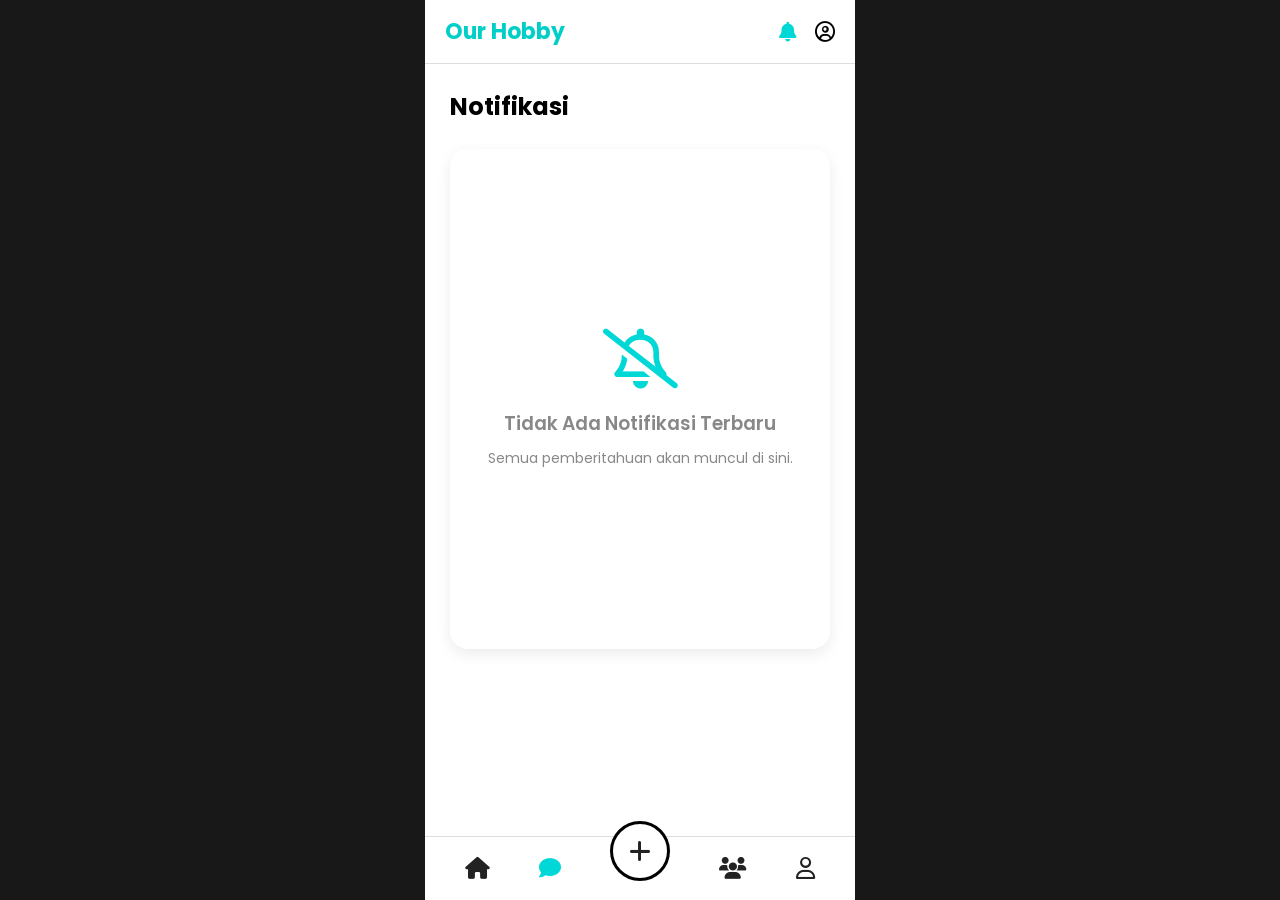
<file: websitet/notif.html>
<!DOCTYPE html>
<html lang="id">
<head>
<meta charset="UTF-8">
<meta name="viewport" content="width=device-width, initial-scale=1.0">
    <title>Notifikasi</title>
        <link rel="preconnect" href="https://fonts.googleapis.com">
        <link href="https://fonts.googleapis.com/css2?family=Poppins:wght@300;400;500;600;700&display=swap" rel="stylesheet">
        <link rel="stylesheet"
        href="https://cdnjs.cloudflare.com/ajax/libs/font-awesome/6.7.2/css/all.min.css">
        <link rel="stylesheet" href="css/style.css">
</head>

<body>
<div class="container">
    <header>
            <div class="logo">
                Our Hobby
            </div>

        <div class="menu">
            <i class="fa-solid fa-bell active-icon"></i>
            <i class="fa-regular fa-circle-user"></i>
        </div>
    </header>
<div class="notif-container">
    <h2>Notifikasi</h2>
    <div class="notif-list">
        <div class="notif-empty">
            <i class="fa-regular fa-bell-slash"></i>
            <h3>Tidak Ada Notifikasi Terbaru</h3>
            <p>Semua pemberitahuan akan muncul di sini.</p>
        </div>
    </div>
</div>

<nav>
    <a href="index.html">
        <i class="fa-solid fa-house"></i>
    </a>

    <a href="notif.html" class="active">
        <i class="fa-solid fa-comment"></i>
    </a>

    <a href="post.html" class="add">
        <i class="fa-solid fa-plus"></i>
    </a>

    <a href="komunitas.html">
        <i class="fa-solid fa-users"></i>
    </a>

    <a href="profile.html">
        <i class="fa-regular fa-user"></i>
    </a>
</nav>
</div>

</body>
</html>
</file>
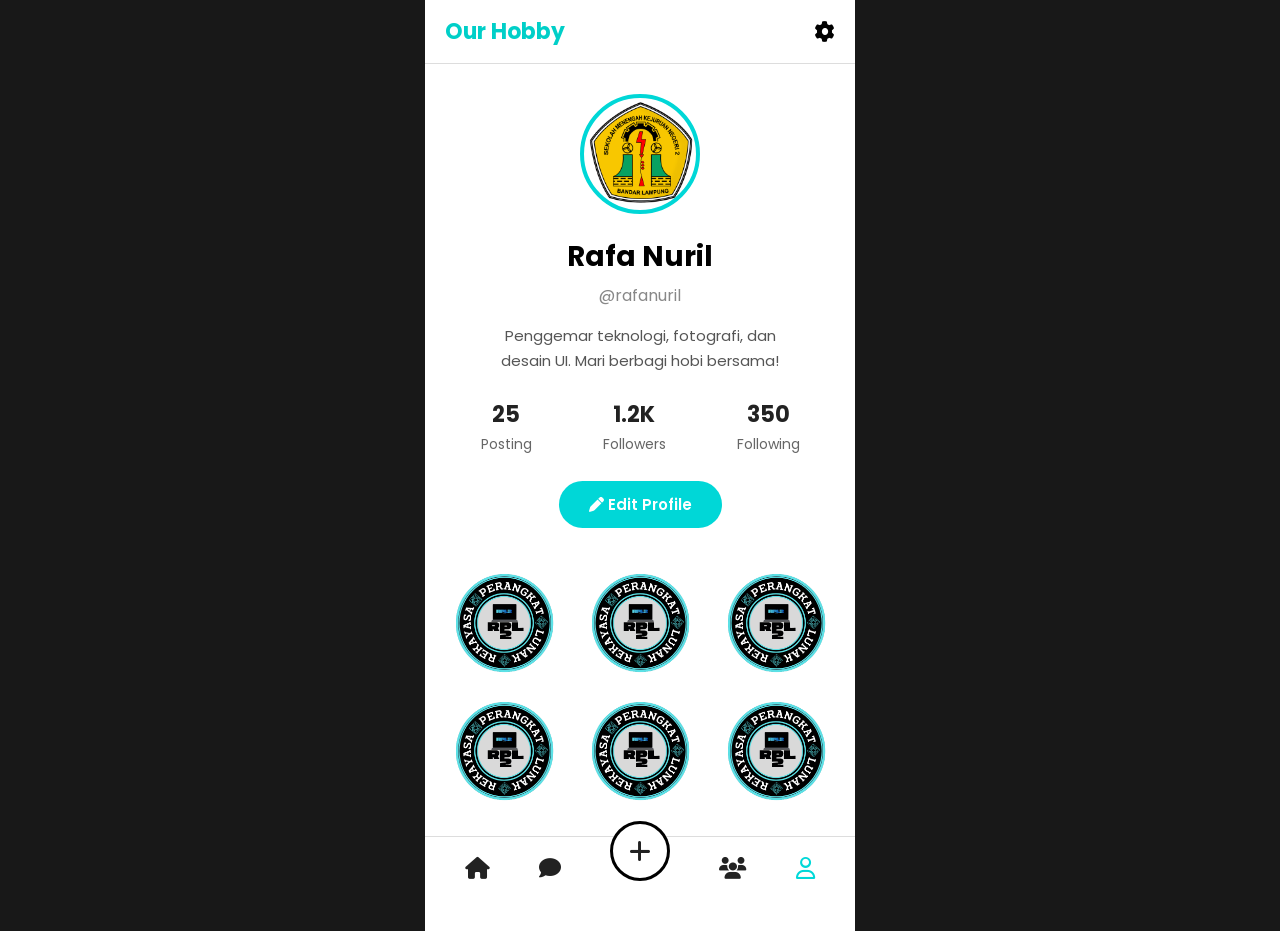
<file: websitet/profile.html>
<!DOCTYPE html>
<html lang="id">
<head>
<meta charset="UTF-8">
<meta name="viewport" content="width=device-width, initial-scale=1.0">
    <title>Profile</title>
        <link rel="preconnect" href="https://fonts.googleapis.com">
        <link href="https://fonts.googleapis.com/css2?family=Poppins:wght@300;400;500;600;700&display=swap" rel="stylesheet">
        <link rel="stylesheet"
        href="https://cdnjs.cloudflare.com/ajax/libs/font-awesome/6.7.2/css/all.min.css">
<link rel="stylesheet" href="css/style.css">
</head>

<body>
    <div class="container">
        <header>
            <div class="logo">
                Our Hobby
            </div>

            <div class="menu">
                <i class="fa-solid fa-gear"></i>
            </div>
        </header>

<section class="profile">
<img
    src="assets/img/SMKN 2 LOGO.png"
    class="profile-img">
    <h2>Rafa Nuril</h2>
        <p class="username">@rafanuril</p>
            <p class="bio">
            Penggemar teknologi, fotografi, dan desain UI.
            Mari berbagi hobi bersama!
            </p>

<div class="stats">
    <div>
        <h3>25</h3>
        <span>Posting</span>
    </div>

    <div>
        <h3>1.2K</h3>
        <span>Followers</span>
    </div>

    <div>
        <h3>350</h3>
        <span>Following</span>
    </div>
</div>
<button class="edit-profile">
    <i class="fa-solid fa-pen"></i>
    Edit Profile
    </button>
</section>

<section class="gallery">
    <img src="assets/img/RPL.png">
    <img src="assets/img/RPL.png">
    <img src="assets/img/RPL.png">
    <img src="assets/img/RPL.png">
    <img src="assets/img/RPL.png">
    <img src="assets/img/RPL.png">
</section>

<nav>
<a href="index.html">
    <i class="fa-solid fa-house"></i>
</a>

<a href="notif.html">
    <i class="fa-solid fa-comment"></i>
</a>

<a href="post.html" class="add">
    <i class="fa-solid fa-plus"></i>
</a>

<a href="komunitas.html">
    <i class="fa-solid fa-users"></i>
</a>

<a href="profile.html" class="active">
    <i class="fa-regular fa-user"></i>
</a>

</nav>
</div>

</body>
</html>
</file>
<file: websitet/css/style.css>
*{
margin:0;
padding:0;
box-sizing:border-box;
font-family:Poppins,sans-serif;
}

body{

background:#181818;

display:flex;

justify-content:center;

}

.container{

width:430px;

min-height:100vh;

background:#fff;

position:relative;

overflow:hidden;

}

header{

display:flex;

justify-content:space-between;

align-items:center;

padding:15px 20px;

border-bottom:1px solid #ddd;

}

.logo{

font-size:22px;

font-weight:700;

color:#00CFC8;

}

.menu{

display:flex;

gap:18px;

font-size:20px;

}

.story{

display:flex;

overflow:auto;

padding:15px;

gap:15px;

}

.story::-webkit-scrollbar{

display:none;

}

.story-item{

text-align:center;

min-width:75px;

}

.story-item img{

width:65px;

height:65px;

border-radius:50%;

border:3px solid #00d8d8;

padding:2px;

object-fit:cover;

}

.story-item p{

font-size:13px;

margin-top:6px;

}

.feed{

padding:15px;

}

.card{

background:#fff;

border-radius:18px;

box-shadow:0 5px 18px rgba(0,0,0,.15);

margin-bottom:25px;

overflow:hidden;

transition:.3s;

}

.card:hover{

transform:translateY(-4px);

}

.card img{

width:100%;

height:240px;

object-fit:cover;

}

.card-body{

padding:18px;

position:relative;

}

.card-body h3{

font-size:18px;

margin-bottom:5px;

}

.card-body span{

font-size:14px;

color:#777;

}

.like{

position:absolute;

right:20px;

bottom:20px;

width:42px;

height:42px;

border-radius:50%;

border:none;

background:white;

box-shadow:0 5px 15px rgba(0,0,0,.15);

cursor:pointer;

font-size:20px;

transition:.3s;

}

.like.active{

background:#ff4d6d;

color:white;

}

nav{

position:fixed;

bottom:0;

width:430px;

background:white;

display:flex;

justify-content:space-around;

align-items:center;

padding:15px;

border-top:1px solid #ddd;

}

nav a{

font-size:22px;

color:#222;

text-decoration:none;

}

.add{

width:60px;

height:60px;

border:3px solid black;

border-radius:50%;

display:flex;

align-items:center;

justify-content:center;

font-size:24px;

margin-top:-35px;

background:white;

}

.active{

color:#00d8d8;

}

/* ========================= */
/* HALAMAN NOTIFIKASI */
/* ========================= */

.notif-container{

padding:25px;

padding-bottom:120px;

}

.notif-container h2{

font-size:24px;

margin-bottom:25px;

}

.notif-list{

background:white;

border-radius:18px;

box-shadow:0 5px 15px rgba(0,0,0,.08);

min-height:500px;

display:flex;

justify-content:center;

align-items:center;

}

.notif-empty{

text-align:center;

color:#888;

}

.notif-empty i{

font-size:60px;

color:#00d7d7;

margin-bottom:20px;

}

.notif-empty h3{

margin-bottom:10px;

font-weight:600;

}

.notif-empty p{

font-size:14px;

}

.active-icon{

color:#00d7d7;

}

/*=========================
POST PAGE
=========================*/

.post-header{

padding:18px 20px;

display:flex;

justify-content:space-between;

align-items:center;

border-bottom:1px solid #ddd;

}

.post-header h2{

font-size:24px;

font-weight:600;

}

.post-header a{

font-size:22px;

color:#333;

text-decoration:none;

}

.post-content{

padding:20px;

}

.judul{

width:100%;

border:none;

border-bottom:2px solid #eee;

padding:12px;

font-size:24px;

font-weight:600;

outline:none;

margin-bottom:20px;

}

.isi{

width:100%;

height:420px;

border:none;

resize:none;

font-size:16px;

outline:none;

line-height:28px;

}

.toolbar{

position:fixed;

bottom:80px;

width:430px;

display:flex;

justify-content:space-around;

padding:12px;

background:#fff;

border-top:1px solid #ddd;

}

.toolbar button{

border:none;

background:none;

font-size:22px;

cursor:pointer;

}

.toolbar label{

font-size:22px;

cursor:pointer;

}

.publish{

position:fixed;

bottom:145px;

right:20px;

}

.publish button{

background:#00d7d7;

color:white;

border:none;

padding:12px 22px;

border-radius:50px;

font-size:15px;

font-weight:600;

cursor:pointer;

box-shadow:0 8px 18px rgba(0,0,0,.15);

transition:.3s;

}

.publish button:hover{

background:#00b8b8;

transform:translateY(-2px);

}

.toolbar button:hover,
.toolbar label:hover{

color:#00d7d7;

}

/*=========================
KOMUNITAS
=========================*/

.community-page{

padding:20px;

padding-bottom:120px;

}

.community-card{

background:#fff;

border-radius:20px;

overflow:hidden;

box-shadow:0 10px 25px rgba(0,0,0,.12);

transition:.3s;

}

.community-card:hover{

transform:translateY(-5px);

}

.community-cover{

width:100%;

height:240px;

object-fit:cover;

}

.community-body{

padding:18px;

}

.category{

display:inline-block;

background:#FFE4C4;

color:#D97706;

padding:6px 12px;

border-radius:20px;

font-size:12px;

margin-bottom:15px;

}

.community-body h2{

font-size:30px;

margin-bottom:12px;

}

.community-body p{

font-size:15px;

line-height:28px;

color:#666;

margin-bottom:25px;

}

.join-btn{

width:100%;

padding:14px;

background:#ff7a00;

color:white;

border:none;

border-radius:40px;

font-size:17px;

font-weight:600;

cursor:pointer;

transition:.3s;

}

.join-btn:hover{

background:#e86d00;

}

.community-info{

margin-top:20px;

display:flex;

justify-content:space-between;

color:#777;

font-size:14px;

}

.community-info div{

display:flex;

align-items:center;

gap:8px;

}

/*=========================
PROFILE
=========================*/

.profile{

padding:30px 20px;

text-align:center;

padding-bottom:20px;

}

.profile-img{

width:120px;

height:120px;

border-radius:50%;

object-fit:cover;

border:4px solid #00d7d7;

margin-bottom:15px;

}

.profile h2{

font-size:28px;

margin-bottom:5px;

}

.username{

color:#888;

margin-bottom:15px;

}

.bio{

max-width:320px;

margin:auto;

font-size:15px;

color:#555;

line-height:25px;

margin-bottom:25px;

}

.stats{

display:flex;

justify-content:space-around;

margin-bottom:25px;

}

.stats h3{

font-size:22px;

color:#222;

}

.stats span{

font-size:14px;

color:#666;

}

.edit-profile{

padding:12px 30px;

border:none;

background:#00d7d7;

color:white;

border-radius:30px;

font-size:15px;

font-weight:600;

cursor:pointer;

transition:.3s;

}

.edit-profile:hover{

background:#00baba;

}

.gallery{

padding:15px;

display:grid;

grid-template-columns:repeat(3,1fr);

gap:8px;

padding-bottom:120px;

}

.gallery img{

width:100%;

height:120px;

object-fit:cover;

border-radius:12px;

transition:.3s;

cursor:pointer;

}

.gallery img:hover{

transform:scale(1.05);

}
</file>
